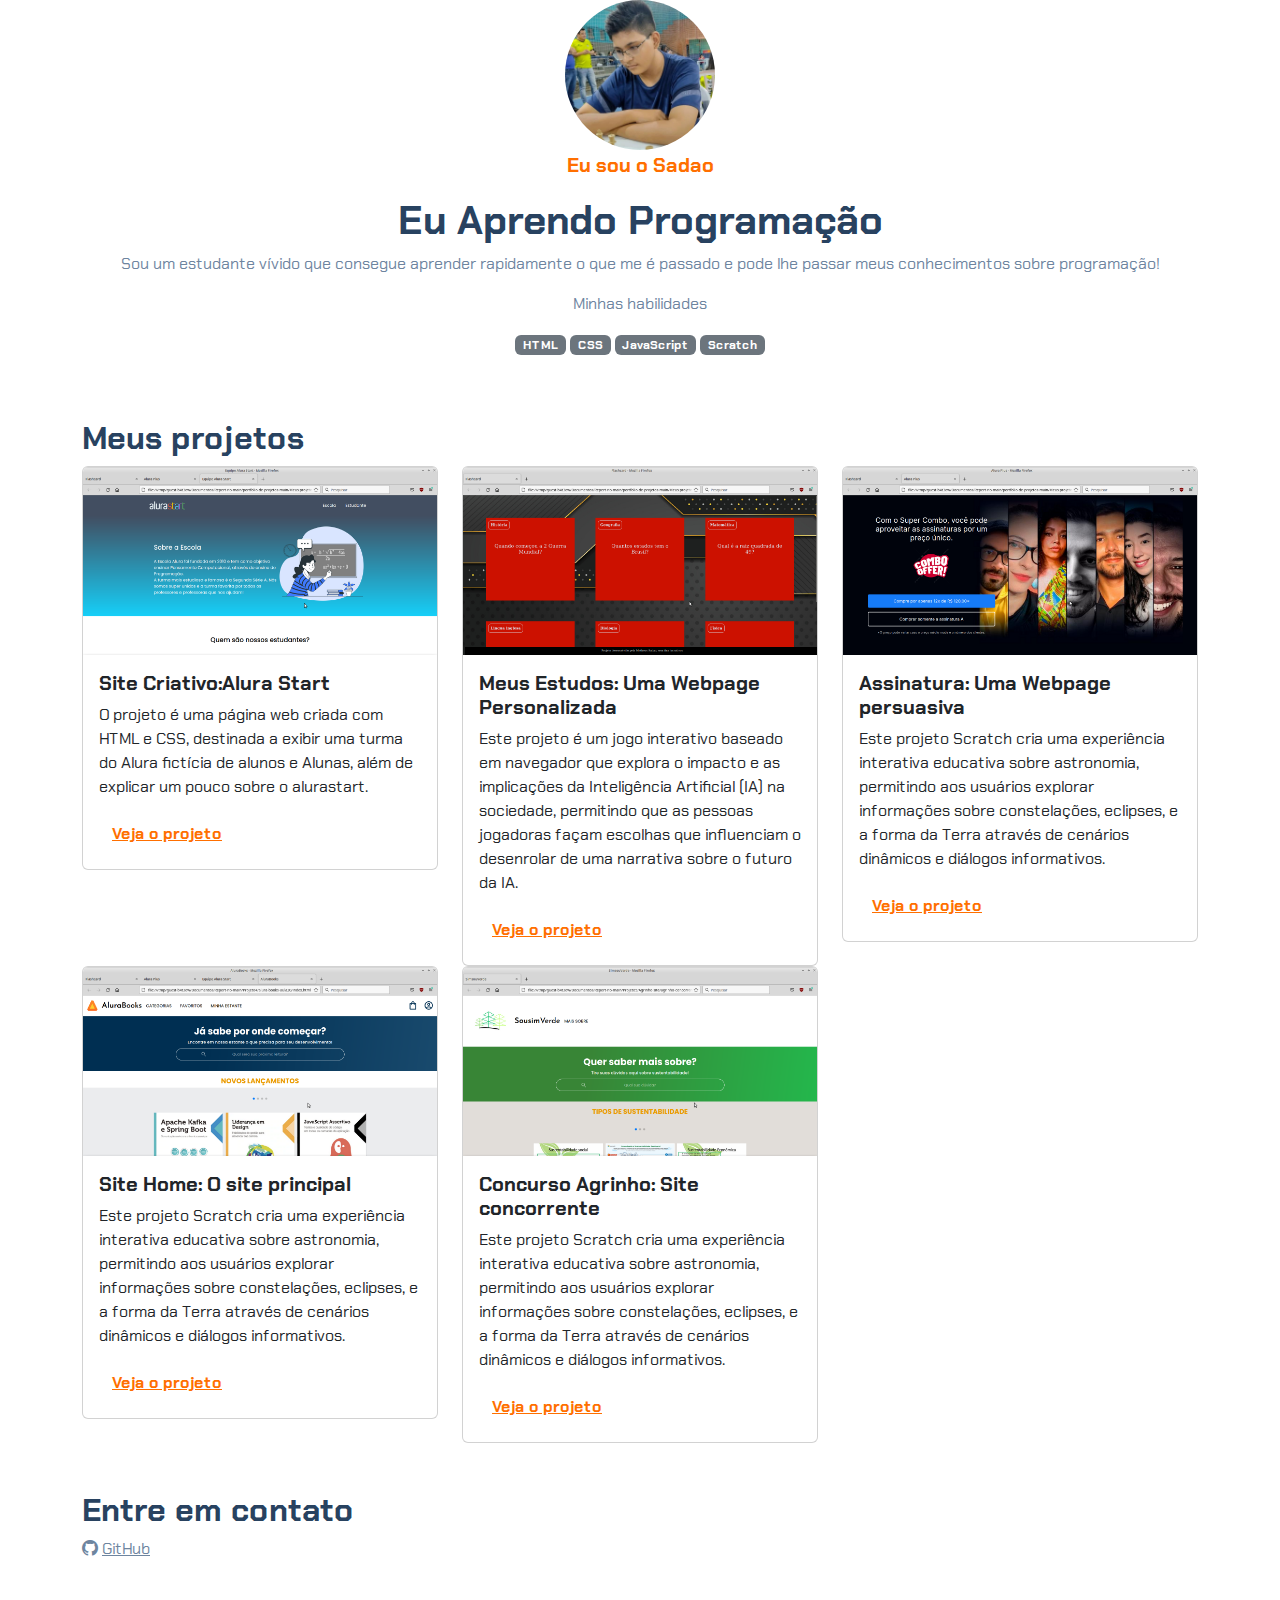
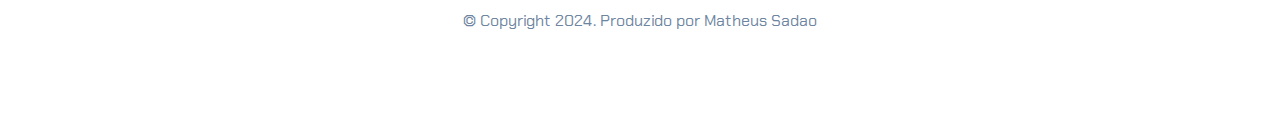
<file: index.html>
<!DOCTYPE html>
<html lang="pt-br">

<head>
    <meta charset="UTF-8">
    <meta name="viewport" content="width=device-width, initial-scale=1.0">
    <link href="https://cdn.jsdelivr.net/npm/bootstrap@5.3.2/dist/css/bootstrap.min.css" rel="stylesheet">
    <link rel="stylesheet" href="https://cdn.jsdelivr.net/npm/bootstrap-icons@1.11.3/font/bootstrap-icons.min.css">
    <link rel="stylesheet" href="style.css">
    <title>Meu portfólio</title>
</head>

<body>
    <header class="container text-center">
        <img src="img/me.jpg" alt="avatar da Fernanda" class="rounded-circle" width="150" height="150"
            srcset="">
        <p class="lead">Eu sou o Sadao</p>
        <h1>Eu Aprendo Programação</h1>
        <p>Sou um estudante vívido que consegue aprender rapidamente o que me é passado e
            pode lhe passar meus conhecimentos sobre programação!
        </p>
        <p>Minhas habilidades</p>
        <div>
            <p class="badge bg-secondary">HTML</p>
            <p class="badge bg-secondary">CSS</p>
            <p class="badge bg-secondary">JavaScript</p>
            <p class="badge bg-secondary">Scratch</p>
        </div>
    </header>
    <main class="container mt-5">
        <h2>Meus projetos</h2>
        <div class="row">
            <!-- Projeto 1 -->
            <div class="col-md-4">
                <div class="card">
                    <img src="img/projeto-1.png" class="card-img-top" alt="Imagem do projeto de biblioteca virtual">
                    <div class="card-body">
                        <h5 class="card-title">Site Criativo:Alura Start</h5>
                        <p class="card-text">O projeto é uma página web criada com HTML e CSS, destinada a exibir uma turma do Alura fictícia
                            de alunos e Alunas, além de explicar um pouco sobre o alurastart.
                        </p>
                        <button type="button" class="btn btn-link" data-bs-toggle="modal" data-bs-target="#modal1">Veja
                            o projeto</button>
                    </div>
                </div>
            </div>
            <!-- Projeto 2 -->
            <div class="col-md-4">
                <div class="card">
                    <img src="img/projeto-2.png" class="card-img-top" alt="Imagem do projeto de biblioteca virtual">
                    <div class="card-body">
                        <h5 class="card-title">Meus Estudos: Uma Webpage Personalizada
                        </h5>
                        <p class="card-text">Este projeto é um jogo interativo baseado em navegador que explora o
                            impacto e as implicações da Inteligência Artificial (IA) na sociedade, permitindo que as
                            pessoas jogadoras façam escolhas que influenciam o desenrolar de uma narrativa sobre o
                            futuro da IA.</p>
                        <button type="button" class="btn btn-link" data-bs-toggle="modal" data-bs-target="#modal2">Veja
                            o projeto</button>
                    </div>
                </div>
            </div>

            <!-- Projeto 3 -->
            <div class="col-md-4">
                <div class="card">
                    <img src="img/projeto-3.png" class="card-img-top" alt="Imagem do projeto de biblioteca virtual">
                    <div class="card-body">
                        <h5 class="card-title"> Assinatura: Uma Webpage persuasiva
                        </h5>
                        <p class="card-text">Este projeto Scratch cria uma experiência interativa educativa sobre
                            astronomia, permitindo aos usuários explorar informações sobre constelações, eclipses, e a
                            forma da Terra através de cenários dinâmicos e diálogos informativos.
                        </p>
                        <button type="button" class="btn btn-link" data-bs-toggle="modal" data-bs-target="#modal3">Veja
                            o projeto</button>
                    </div>
                </div>
            </div>
            <!-- Projeto 4 -->
            <div class="col-md-4">
                <div class="card">
                    <img src="img/projeto-4.png" class="card-img-top" alt="Imagem do projeto de biblioteca virtual">
                    <div class="card-body">
                        <h5 class="card-title">Site Home: O site principal
                        </h5>
                        <p class="card-text">Este projeto Scratch cria uma experiência interativa educativa sobre
                            astronomia, permitindo aos usuários explorar informações sobre constelações, eclipses, e a
                            forma da Terra através de cenários dinâmicos e diálogos informativos.
                        </p>
                        <button type="button" class="btn btn-link" data-bs-toggle="modal" data-bs-target="#modal4">Veja
                            o projeto</button>
                    </div>
                </div>
            </div>
            <!-- Projeto 5 -->
            <div class="col-md-4">
                <div class="card">
                    <img src="img/projeto-5.png" class="card-img-top" alt="Imagem do projeto de biblioteca virtual">
                    <div class="card-body">
                        <h5 class="card-title">Concurso Agrinho: Site concorrente
                        </h5>
                        <p class="card-text">Este projeto Scratch cria uma experiência interativa educativa sobre
                            astronomia, permitindo aos usuários explorar informações sobre constelações, eclipses, e a
                            forma da Terra através de cenários dinâmicos e diálogos informativos.
                        </p>
                        <button type="button" class="btn btn-link" data-bs-toggle="modal" data-bs-target="#modal5">Veja
                            o projeto</button>
                    </div>
                </div>
            </div>
            

        </div>
    </main>

    <!-- Modal 1 -->
    <div class="modal" id="modal1" tabindex="-1">
        <div class="modal-dialog">
            <div class="modal-content">
                <div class="modal-header">
                    <h5 class="modal-title">Site Criativo:Alura Start</h5>
                    <button type="button" class="btn-close" data-bs-dismiss="modal" aria-label="Close"></button>
                </div>
                <div class="modal-body">
                    <p>O projeto é uma página web criada com HTML e CSS, destinada a exibir uma turma do Alura fictícia
                        de alunos e Alunas, além de explicar um pouco sobre o alurastart.</p>
                    <p>A estrutura do site é baseada em HTML, que define a semântica e o layout do conteúdo,
                        enquanto o CSS é usado para estilizar a página visualmente, incluindo cores, tipografia e a
                        disposição dos elementos.</p>
                    <p>O HTML organiza o conteúdo em um cabeçalho com o título do site, seguido por uma divisão
                        principal (.container) que apresenta o propósito do site e a coleção de alunos e alunas em uma seção
                        flexível. Cada aluno é destacado em seu próprio contêiner, mostrando uma
                        imagem genérica de profile, além de ícones de contato.
                    </p>
                    <p>O CSS personaliza o visual do site, usando variáveis para cores, estilizando o texto com uma
                        fonte importada do Google Fonts e aplicando um esquema de cores suaves e botões interativos.
                        O uso de HTML e CSS é importante pois assim é possível criar um site acessível e
                        esteticamente agradável sem a necessidade de scripts complexos, com foco na usabilidade e na
                        experiência da pessoa usuária. A escolha da tipografia e do esquema de cores contribui para
                        a atmosfera acolhedora do site, incentivando saber mais de cada aluno.</p>
                    <img src="img/projeto-1.png" class="img-fluid w-100"
                        alt="Imagem representativa do projeto de uma biblioteca online">
                </div>
                <div class="modal-footer">
                    <a href="Meus projetos/Projeto1/site-criativo-alura-aula-6/index.html">Ver projeto ao vivo</a>
                    <a href="https://github.com/Supernova042/Alura-Site.2">Ver código do projeto</a>
                </div>
            </div>
        </div>
    </div>
    <!-- Modal 2 -->
    <div class="modal" id="modal2" tabindex="-1">
        <div class="modal-dialog">
            <div class="modal-content">
                <div class="modal-header">
                    <h5 class="modal-title">Meus Estudos: Uma Webpage Personalizada</h5>
                    <button type="button" class="btn-close" data-bs-dismiss="modal" aria-label="Close"></button>
                </div>
                <div class="modal-body">
                    <p>O projeto consiste em uma aplicação web informativa, desenvolvida com HTML, CSS e JavaScript, que
                         apresenta como tema central um sistema de perguntas e respostas. O objetivo é
                        apresentar aos estudantes em uma página com vários cartões de perguntas para eles responderem mentalmente e ao se  certificarem da
                        sua resposta final poderão clicar no cartão que mostrará a resposta correta.
                    </p>
                    <p>O HTML estrutura o conteúdo da página, dividindo-o em seções como a tela inicial, caixa de
                        perguntas, alternativas de resposta, e o resultado final baseado nas escolhas do jogador. O CSS
                        é utilizado para estilizar a página, empregando um background futurista e layout
                        responsivo para melhorar a experiência do usuário. JavaScript é usado para adicionar
                        interatividade ao jogo, manipulando o conteúdo da página conforme as
                        escolhas do jogador, e determinando o estado do cartão através de uma série de escolhas.
                    </p>
                    <p>O HTML organiza o conteúdo em um cabeçalho com o título do site, seguido por uma divisão
                        principal que apresenta o propósito do site.
                    </p>
                    
                    
                    <img src="img/projeto-2.png" class="img-fluid w-100"
                        alt="Imagem representativa do projeto de uma biblioteca online">
                </div>
                <div class="modal-footer">
                    <a href="Meus projetos/Projeto2/flashcard-aula_10/index.html">Ver projeto ao
                        vivo</a>
                    <a href="https://github.com/Supernova-1QI/Alura.quest-es">Ver código do
                        projeto</a>
                </div>
            </div>
        </div>
    </div>

    <!-- Modal 3 -->
    <div class="modal" id="modal3" tabindex="-1">
        <div class="modal-dialog">
            <div class="modal-content">
                <div class="modal-header">
                    <h5 class="modal-title">Assinatura: Uma Webpage persuasiva</h5>
                    <button type="button" class="btn-close" data-bs-dismiss="modal" aria-label="Close"></button>
                </div>
                <div class="modal-body">
                    <p>O projeto é uma demonstração interativa construida em HTML e CSS focada em persuadir o usuário uma página central do nosso o usuário do site
                        a assinar a assinatura. Utiliza uma série de scripts associados a diferentes imagens e
                        plano de fundo para criar uma sensação de profissional. O objetivo é mostrar 
                        os usuários vários tópicos como as ofertas, patrocinadores, a visibilidade de diferentes
                        tipos de midias dependendo do dispositivo, através
                        de interações e visualizações dinâmicas, entre outros.</p>
                    <p>A importância das ferramentas utilizadas, como a persuasão nos textos,
                        reside na sua acessibilidade e na capacidade de engajar os visitantes de diferentes idades
                        no site e na exploração das diversas formas de plqanos de forma
                        engajativa. O uso de imagen,  dinâmicos ajuda a criar uma
                        experiência mais rica e memorável, encorajando os usuários a explorar e
                        saber mais, em vez de passivamente.</p>
                    <img src="img/projeto-3.png" alt="Projeto 3" class="img-fluid w-100">
                </div>
                <div class="modal-footer">
                    <a href="Meus projetos/Projeto3/alura-plus-Aula-14/index.html">Ver projeto ao vivo</a>
                    <a href="https://github.com/Supernova-1QI/Alura-escola">Ver código do
                        projeto</a>
                </div>
                
            </div>
        </div>
    </div>
    <!-- Modal 4 -->
    <div class="modal" id="modal4" tabindex="-1">
        <div class="modal-dialog">
            <div class="modal-content">
                <div class="modal-header">
                    <h5 class="modal-title">Site Home: O site principal</h5>
                    <button type="button" class="btn-close" data-bs-dismiss="modal" aria-label="Close"></button>
                </div>
                <div class="modal-body">
                    <p>O projeto é uma demonstração interativa construida em HTML e CSS focada em ser uma página principal e para o usuário uma página central do nosso serviço 
                        e empresa. Utiliza uma série de scripts associados a diferentes imagens e
                        plano de fundo para criar uma sensação de profissional.Foi usado também um script de fora para criar uma espéciede carrocel, com cada imagem mostrando
                        jogos variados.O objetivo do  site é mostrar 
                        os usuários vários tópicos como as ofertas, patrocinadores, a visibilidade de diferentes
                        tipos de midias dependendo do dispositivo, através
                        de interações e visualizações dinâmicas, entre outros.</p>
                    <p>A importância das ferramentas utilizadas, como a persuasão nos textos,
                        reside na sua acessibilidade e na capacidade de engajar os visitantes de diferentes idades
                        no site e na exploração das diversas formas de plqanos de forma
                        engajativa. O uso de imagen,  dinâmicos ajuda a criar uma
                        experiência mais rica e memorável, encorajando os usuários a explorar e
                        saber mais, em vez de passivamente.</p>
                    <img src="img/projeto-4.png" alt="Projeto 3" class="img-fluid w-100">
                </div>
                <div class="modal-footer">
                    <a href="Meus projetos/Projeto4/alura-books-aula20/index.html">Ver projeto ao vivo</a>
                    <a href="https://github.com/Supernova-1QI/AluraBooks.responsividade">Ver código do
                        projeto</a>
                </div>
                
            </div>
        </div>
    </div>
    <!-- Modal 5 -->
    <div class="modal" id="modal5" tabindex="-1">
        <div class="modal-dialog">
            <div class="modal-content">
                <div class="modal-header">
                    <h5 class="modal-title">Concurso Agrinho: Site concorrente</h5>
                    <button type="button" class="btn-close" data-bs-dismiss="modal" aria-label="Close"></button>
                </div>
                <div class="modal-body">
                    <p>O projeto é uma demonstração interativa construida em HTML e CSS focada em mostrar aos juízes uma página centrada na nossa proposta do site
                        ,uma página webinformativa sobre renovação com a natureza. Utiliza uma série de scripts associados a diferentes imagens e
                        plano de fundo mais verde,para dar uma sensação de natureza.Foi usado também um script de fora para criar uma espécie de carrocel, com cada imagem mostrando um tipo de sustentabilidade. O objetivo é informar
                        os juízes com tópicos como as o que é sustentabilidade, os tipos de sustentabilidade, a visibilidade de diferentes
                        tipos de midias dependendo do dispositivo, orgãos ambientais, um jogo do scratch e visualizações dinâmicas.</p>
                    
                    <img src="img/projeto-5.png" alt="Projeto 3" class="img-fluid w-100">
                </div>
                <div class="modal-footer">
                    <a href="Meus projetos/Projeto5/Agrinho-site/agrinho-concorrente/index.html">Ver projeto ao vivo</a>
                    <a href="https://github.com/Supernova-1QI/Agrinho_site">Ver código do
                        projeto</a>
                </div>
                
            </div>
        </div>
    </div>
    <footer class="container py-5">
        <h2>Entre em contato</h2>
        <div>
            <i class="bi bi-github"></i>
            <a href="https://github.com/Supernova-1QI">GitHub</a>
        </div>
        <p class="my-5 text-center">© Copyright 2024. Produzido por Matheus Sadao</p>
    </footer>

    <script src="https://cdn.jsdelivr.net/npm/bootstrap@5.3.2/dist/js/bootstrap.bundle.min.js"></script>
</body>

</html>
</file>
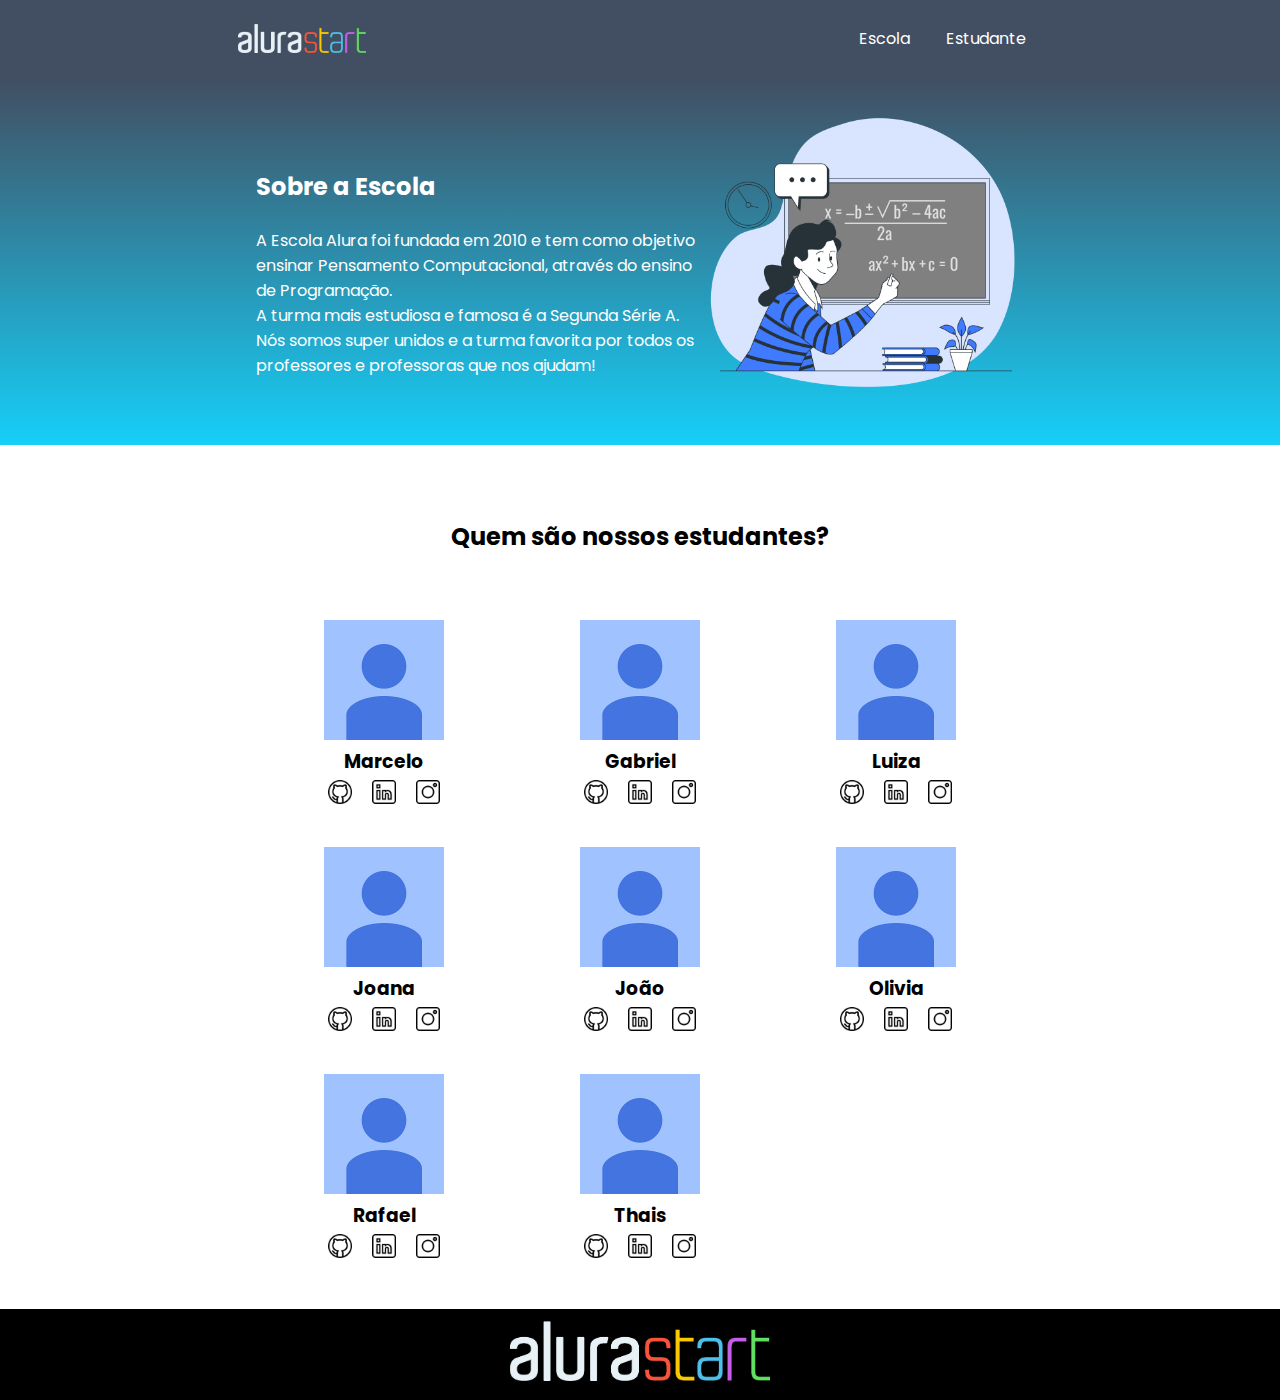
<file: Meus projetos/Projeto1/site-criativo-alura-aula-6/index.html>
<!DOCTYPE html>
<html lang="en">
<head>
    <meta charset="UTF-8">
    <meta http-equiv="X-UA-Compatible" content="IE=edge">
    <meta name="viewport" content="width=device-width, initial-scale=1.0">
    <title>Equipe Alura Start</title>
    <link rel="stylesheet" href="style.css">
    <link rel="preconnect" href="https://fonts.googleapis.com">
    <link rel="preconnect" href="https://fonts.gstatic.com" crossorigin>
    <link href="https://fonts.googleapis.com/css2?family=Poppins&display=swap" rel="stylesheet">
</head>
<body>
    <header class="cabecalho">
        <img class="cabecalho-imagem" src="alurastart logo.png" alt="logo da alura start">
        <ul class="cabecalho-lista">
            <li class="cabecalho-lista-item">Escola</li>
            <li class="cabecalho-lista-item">Estudante</li>
        </ul>
    </header>
    <section class="escola">
        <div class="escola-div-conteudo">
            <h2 class="escola-titulo">Sobre a Escola</h2>
            <p class="escola-texto-um">A Escola Alura foi fundada em 2010 e tem como objetivo ensinar Pensamento Computacional, através do ensino de  Programação.</p>
            <p class="escola-texto-dois">A turma mais estudiosa e famosa é a Segunda Série A. Nós somos super unidos e a turma favorita por todos os professores e professoras que nos ajudam!</p>
        </div>
        <img class="escola-imagem" src="Formula-bro.png" alt="imagem que representa uma professora em sala de aula">
    </section>
    <section class="estudante">
        <h2 class="estudante-titulo">Quem são nossos estudantes?</h2>
        <div class="estudante-todos">
        <span></span>
        <div class="estudante-div">
            <img class="estudante-imagem" src="default_profile.jpg" alt="foto do marcelo">
            <h3 class="estudante-nome">Marcelo</h3>
            <a href="https://github.com/marcelopaludetto"><img class="estudante-icone" src="github.png" alt="icone github"></a>
            <a href="https://linkedin.com/marcelopaludetto"><img class="estudante-icone" src="linkedin.png" alt="icone linkedin"></a>
            <a href="https://instagram.com/marcelopaludetto"><img class="estudante-icone" src="instagram.png" alt="icone instagram"></a>
        </div>
        <div class="estudante-div">
            <img class="estudante-imagem" src="default_profile.jpg" alt="foto da gabi">
            <h3 class="estudante-nome">Gabriel</h3>
            <a href="https://github.com/GabrielaM-L"><img class="estudante-icone" src="github.png" alt="icone github"></a>
            <a href="https://www.linkedin.com/in/gabriela-marcomini-de-lima/"><img class="estudante-icone" src="linkedin.png" alt="icone linkedin"></a>
            <a href="https://www.instagram.com/gabriela_marcomini/"><img class="estudante-icone" src="instagram.png" alt="icone instagram"></a>
        </div>
        <div class="estudante-div">
            <img class="estudante-imagem" src="default_profile.jpg" alt="foto da lizandra">
            <h3 class="estudante-nome">Luiza</h3>
            <a href="https://github.com/LizandraDuarte40"><img class="estudante-icone" src="github.png" alt="icone github"></a>
            <a href="https://www.linkedin.com/in/lizandrarlm-duarte/"><img class="estudante-icone" src="linkedin.png" alt="icone linkedin"></a>
            <a href="https://www.instagram.com/lizandrarlm"><img class="estudante-icone" src="instagram.png" alt="icone instagram"></a>
        </div>
        <span></span>
        <span></span>
        <div class="estudante-div">
            <img class="estudante-imagem" src="default_profile.jpg" alt="foto da joice">
            <h3 class="estudante-nome">Joana</h3>
            <a href="https://github.com/JoiceAlura"><img class="estudante-icone" src="github.png" alt="icone github"></a>
            <a href="https://www.linkedin.com/in/joicebarbaresco/"><img class="estudante-icone" src="linkedin.png" alt="icone linkedin"></a>
            <a href="https://www.instagram.com/joicebarbaresco/"><img class="estudante-icone" src="instagram.png" alt="icone instagram"></a>
        </div>
        <div class="estudante-div">
            <img class="estudante-imagem" src="default_profile.jpg" alt="foto da maria">
            <h3 class="estudante-nome">João</h3>
            <a href="https://github.com/MagePSR"><img class="estudante-icone" src="github.png" alt="icone github"></a>
            <a href="https://www.linkedin.com/in/mariageovanna"><img class="estudante-icone" src="linkedin.png" alt="icone linkedin"></a>
            <a href="https://www.instagram.com/magpsr/"><img class="estudante-icone" src="instagram.png" alt="icone instagram"></a>
        </div>
        <div class="estudante-div">
            <img class="estudante-imagem" src="default_profile.jpg" alt="foto da olhe">
            <h3 class="estudante-nome">Olivia</h3>
            <img class="estudante-icone" src="github.png" alt="icone github">
            <a href="https://www.linkedin.com/in/olhe/"><img class="estudante-icone" src="linkedin.png" alt="icone linkedin"></a>
            <a href="https://github.com/olhe12"><img class="estudante-icone" src="instagram.png" alt="icone instagram"></a>
        </div>
        <span></span>
        <span></span>
        <div class="estudante-div">
            <img class="estudante-imagem" src="default_profile.jpg" alt="foto da rafa">
            <h3 class="estudante-nome">Rafael</h3>
            <a href="https://github.com/rafaelamunhoz12"><img class="estudante-icone" src="github.png" alt="icone github"></a>
            <a href="http://linkedin.com/in/rafaela-felix-munhoz-oliveira-02160a10a"><img class="estudante-icone" src="linkedin.png" alt="icone linkedin"></a>
            <a href="https://www.instagram.com/rafafmo/"><img class="estudante-icone" src="instagram.png" alt="icone instagram"></a>
        </div>
        <div class="estudante-div">
            <img class="estudante-imagem" src="default_profile.jpg" alt="foto dos estudantes">
            <h3 class="estudante-nome">Thais</h3>
            <a href="https://github.com/Thaispianucci"><img class="estudante-icone" src="github.png" alt="icone github"></a>
            <a href="https://www.linkedin.com/in/thais-pianucci-benedicto-54a9a416/"><img class="estudante-icone" src="linkedin.png" alt="icone linkedin"></a>
            <a href="https://www.instagram.com/thaispianucci/"><img class="estudante-icone" src="instagram.png" alt="icone instagram"></a>
        </div>

    </div>
    </section>
    <footer class="rodape">
        <img class="rodape-imagem"src="alurastart logo.png" alt="logo da alura start">
    </footer>
</body>
</html>
</file>
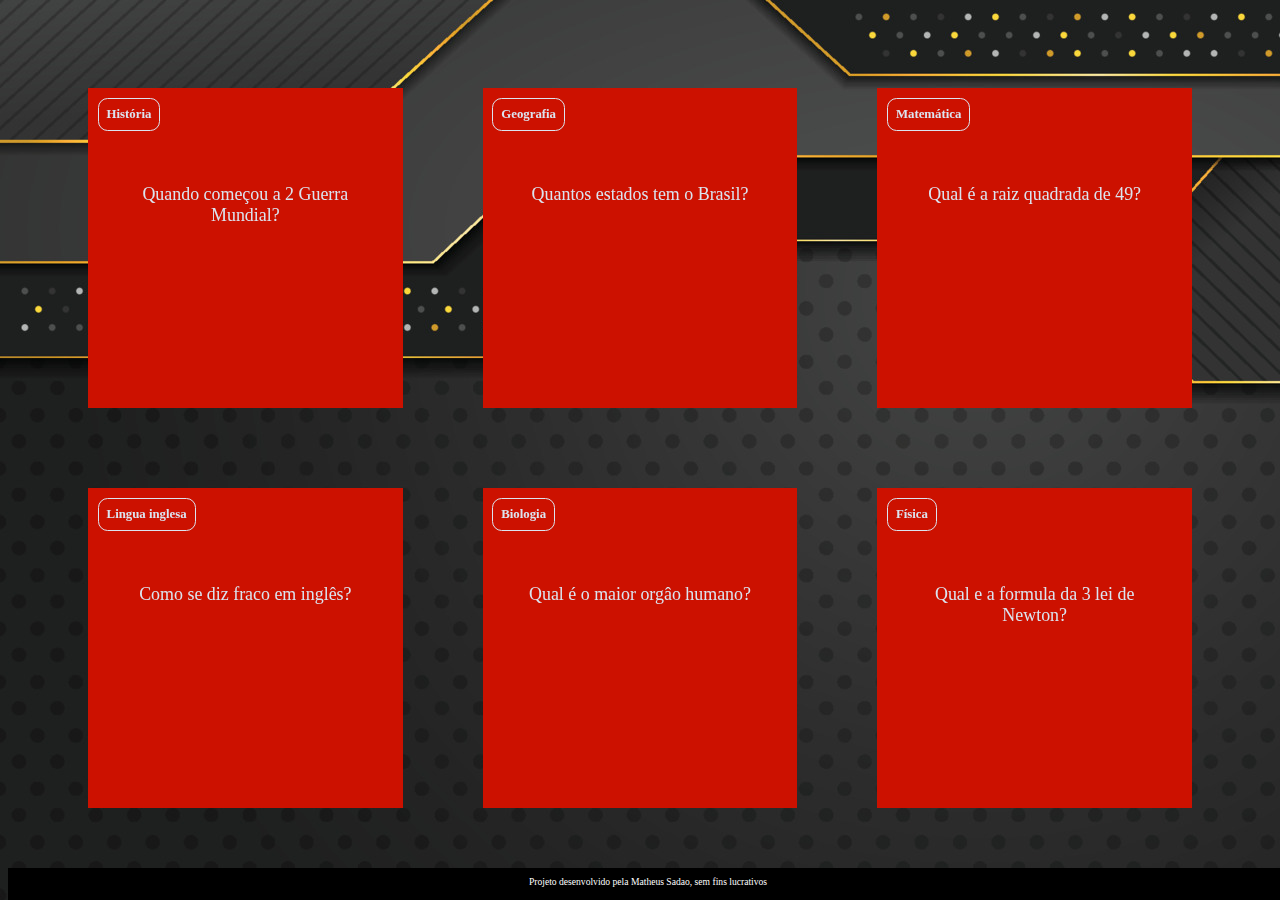
<file: Meus projetos/Projeto2/flashcard-aula_10/index.html>
<!DOCTYPE html>
<html lang="pt-br">
<head>
    <meta charset="UTF-8">
    <meta name="viewport" content="width=device-width, initial-scale=1.0">
    <link rel="stylesheet" href="assets/style.css">
    <title>Flashcard</title>
</head>
<body>
    <main>
        <section id="container">
            <!-- <article class="cartao">
                <div class="cartao__conteudo">
                    <h3>Programação</h3>
                    <div class="cartao__conteudo__pergunta">
                        <p>O que é JavaScript?</p>
                    </div>
                    <div class="cartao__conteudo__resposta">
                        <p>O JavaScript é uma linguagem de programação</p>
                    </div>
                </div>
            </article> -->
        </section>
    </main>
    <footer>
        <p>Projeto desenvolvido pela Matheus Sadao, sem fins lucrativos</p>
    </footer>
    <script src="app.js"></script>
    <script src="perguntas.js"></script>
</body>
</html>
</file>
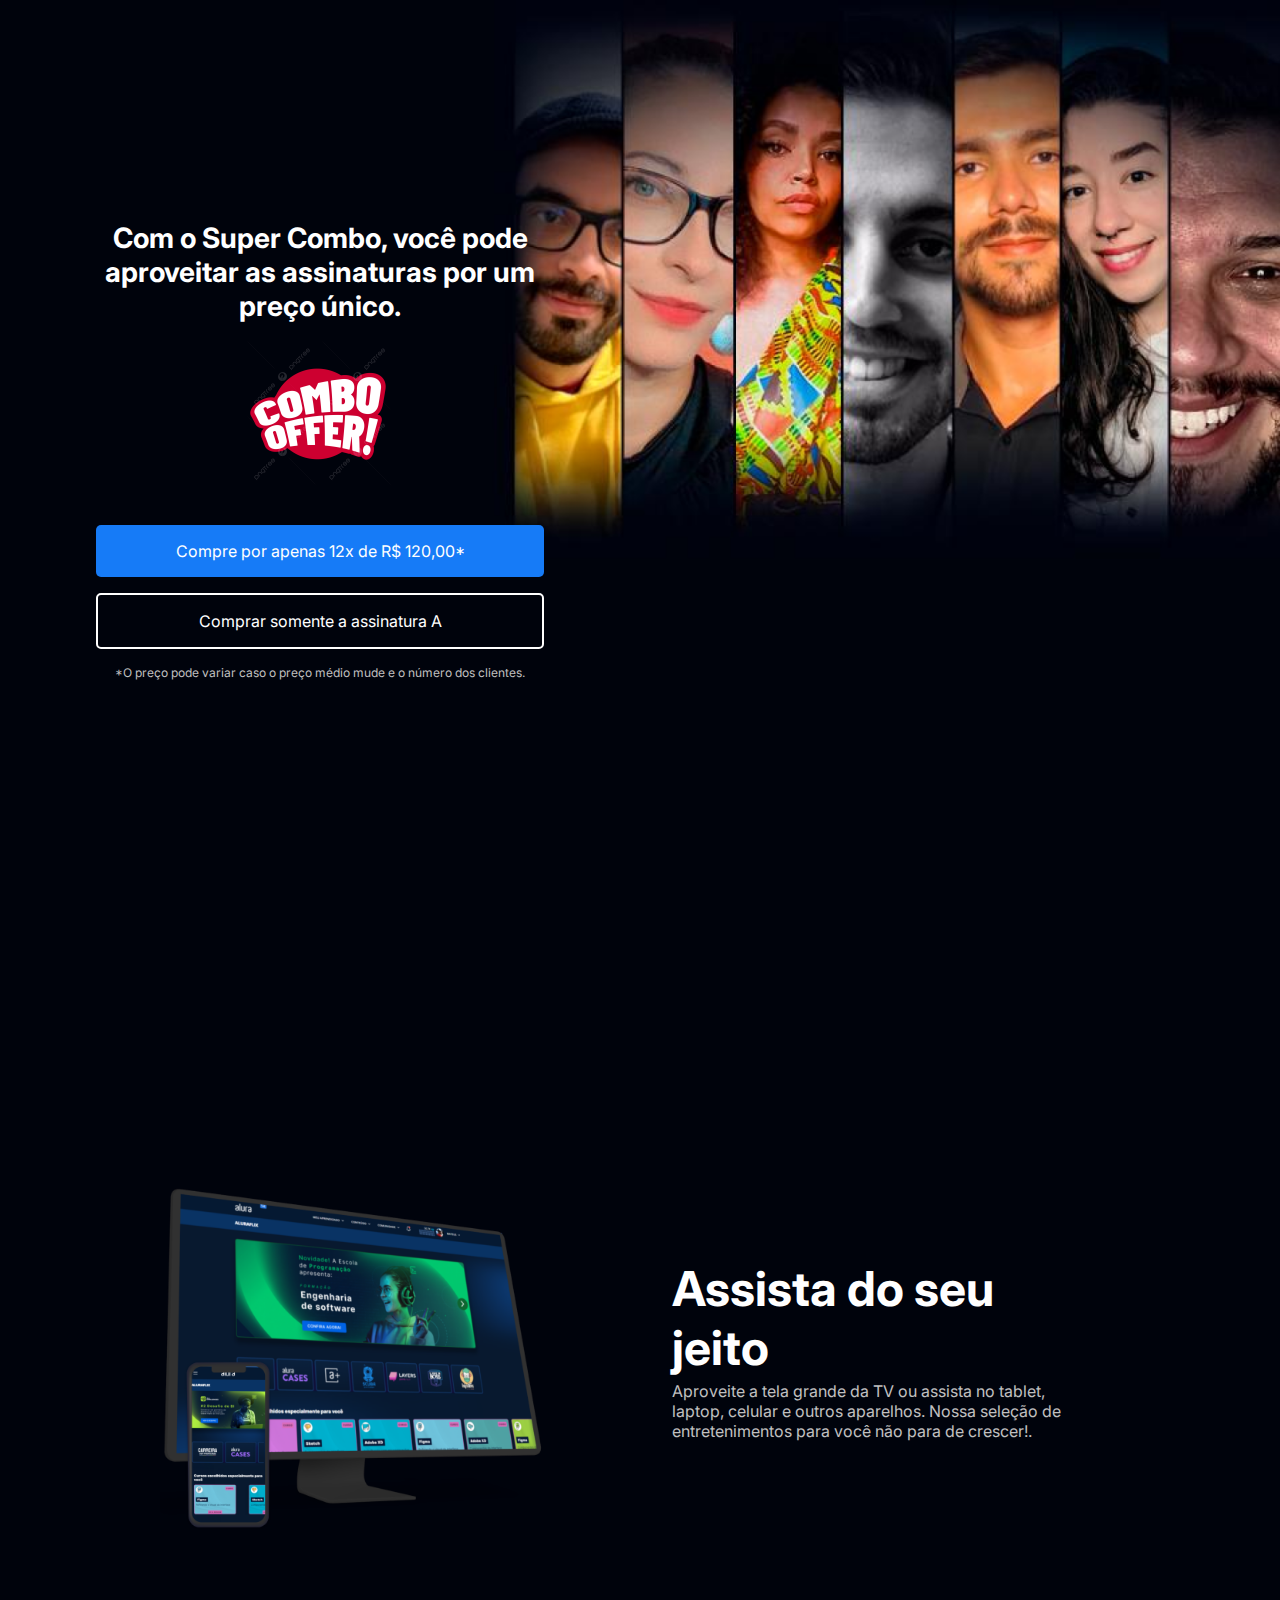
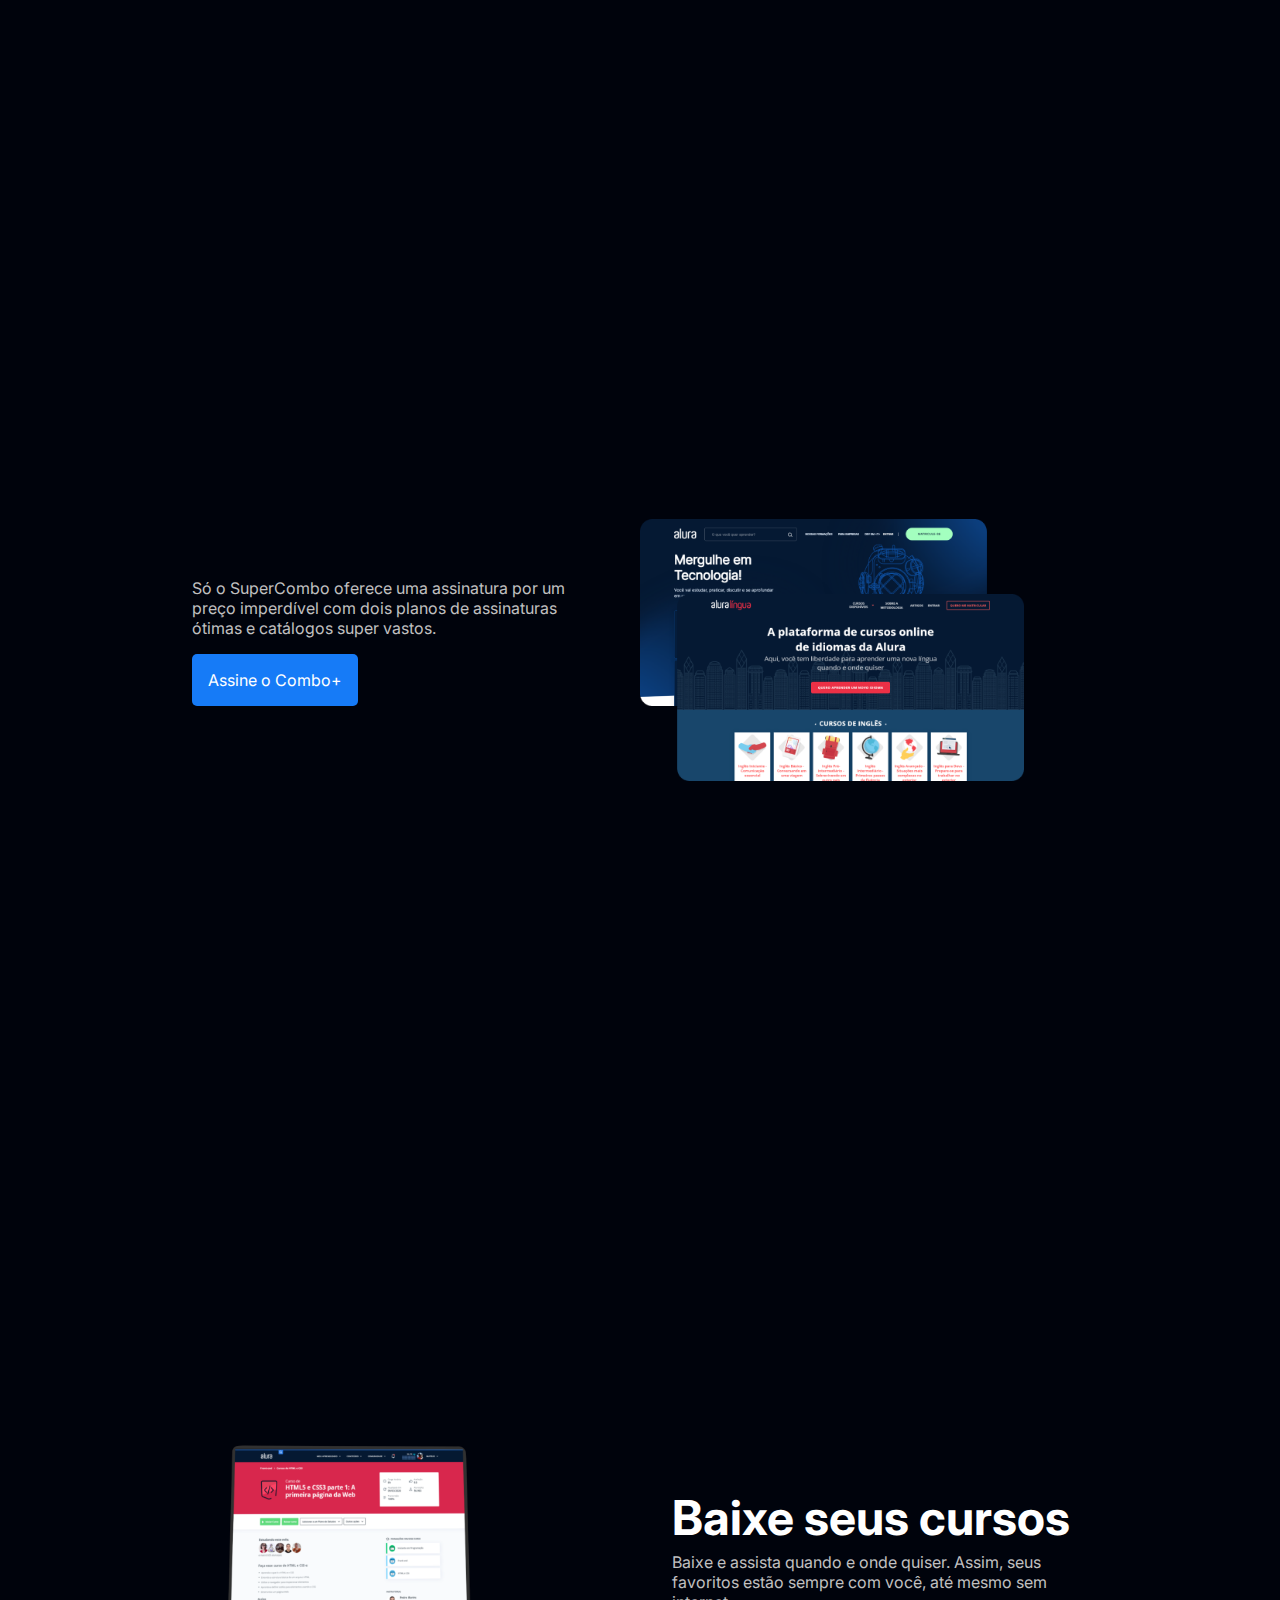
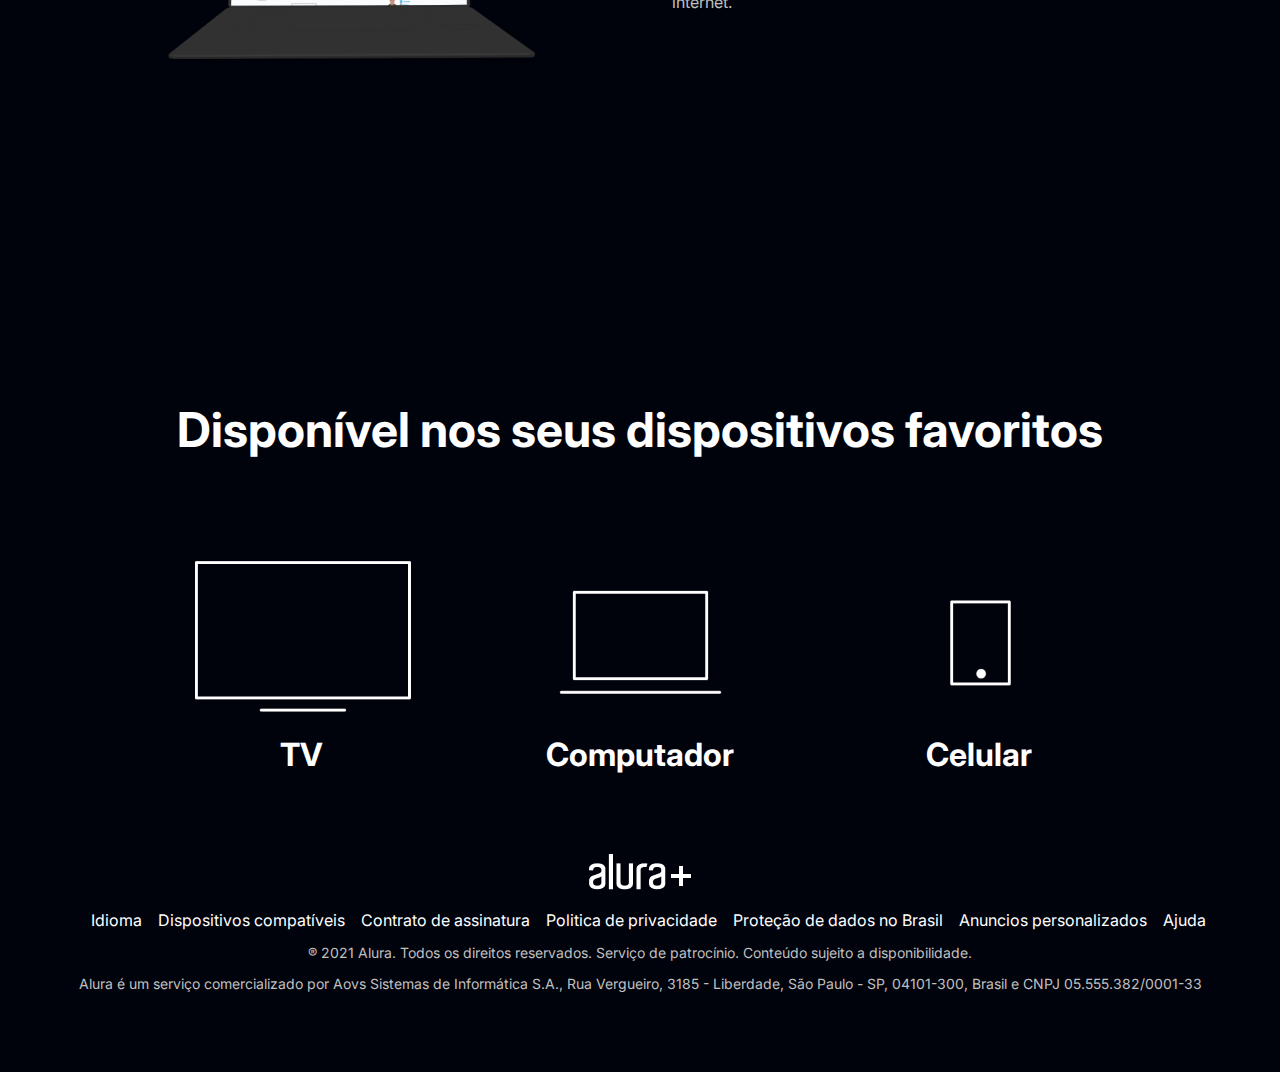
<file: Meus projetos/Projeto3/alura-plus-Aula-14/index.html>
<!DOCTYPE html>
<html>

<head>
    <title>Alura Plus</title>
    <meta charset="UTF-8">
    <meta name="viewport" content="width=device-width, initial-scale=1">
    <link rel="stylesheet" href="styles.css">
    <link rel="preconnect" href="https://fonts.googleapis.com">
    <link rel="preconnect" href="https://fonts.gstatic.com" crossorigin>
    <link href="https://fonts.googleapis.com/css2?family=Inter:wght@400;700&display=swap" rel="stylesheet">
</head>

<body>
    <section class="principal container">
        <div class="container__caixa">
            <h1 class="container__titulo">Com o  Super Combo, você pode aproveitar as assinaturas por um preço
                único.</h1>
            <img src="img/super-combo-offer-typography-logo-600w-2313343509.png" alt="O combo+ é a colaboração do alura+ e o Super Combo!" class="container__imagem">
            <a href="www.alura.com.br" class="container__botao">Compre por apenas 12x de R$ 120,00*</a>
            <a href="www.alura.com.br" class="container__botao botao_secundario">Comprar somente a assinatura A</a>
            <p class="container__aviso">*O preço pode variar caso o preço médio mude e o número dos clientes.</p>
        </div>
    </section>

    <section class="container secundario">
        <img src="img/Plataformas.png" alt="Um monitor e um celular com a alura plus aberta" class="secundario__imagem">
        <div class="container__descricao">
            <h2 class="descricao__titulo">Assista do seu jeito</h2>
            <p class="descricao__texto">Aproveite a tela grande da TV ou assista no tablet, laptop, celular e outros
                aparelhos. Nossa seleção de entretenimentos para você não para de crescer!.</p>
        </div>
    </section>

    <section class="container secundario">
        <div class="container__descricao">
            <p class="descricao__texto">
                Só o SuperCombo oferece uma assinatura por um preço imperdível com dois planos de assinaturas ótimas e catálogos 
                super vastos.
            </p>
            <a href="www.alura.com.br" class="container__botao secundario__botao" container>Assine o Combo+</a>
        </div>
        <img src="img/Telas.png" alt="Tela do alura+ e alura língua" class="secundario__imagem">
    </section>

    <section class="container secundario">
        <img src="img/Notebook.png" alt="Notebook com a página do curso HTML5 e CSS3 da Alura aberta"
            class="secundario__imagem">
        <div class="container__descricao">
            <h2 class="descricao__titulo">Baixe seus cursos</h2>
            <p class="descricao__texto">Baixe e assista quando e onde quiser. Assim, seus favoritos estão sempre com
                você, até mesmo sem internet.</p>
        </div>
    </section>
    
    <section class="dispositivos">
        <h2 class="dispositivos__titulo">Disponível nos seus dispositivos favoritos</h2>
        <ul class="dispositivos__lista">
            <li>
                <img src="img/tv.png" alt="Ícone de televisão">
                <h3 class="lista__item">TV</h3>
            </li>
            <li>
                <img src="img/computador.png" alt="Ícone de computador">
                <h3 class="lista__item">Computador</h3>
            </li>
            <li>
                <img src="img/celular.png" alt="Ícone de celular">
                <h3 class="lista__item">Celular</h3>
            </li>
        </ul>
    </section>

    <footer class="rodape">
        <img src="img/Logo.png" alt="Alura+" class="rodape__logo">
        <ul class="rodape__lista">
            <li class="lista__link">
                <a href="#">Idioma</a>
            </li>
            <li class="lista__link">
                <a href="#">Dispositivos compatíveis</a>
            </li>
            <li class="lista__link">
                <a href="#">Contrato de assinatura</a>
            </li>
            <li class="lista__link">
                <a href="#">Politica de privacidade</a>
            </li>
            <li class="lista__link">
                <a href="#">Proteção de dados no Brasil</a>
            </li>
            <li class="lista__link">
                <a href="#">Anuncios personalizados</a>
            </li>
            <li class="lista__link">
                <a href="#">Ajuda</a>
            </li>
        </ul>
        <p class="rodape__texto">® 2021 Alura. Todos os direitos reservados. Serviço de
            patrocínio. Conteúdo sujeito a disponibilidade.</p>
        <p class="rodape__texto">Alura é um serviço comercializado por Aovs Sistemas de Informática S.A., Rua Vergueiro, 3185 - Liberdade, São
            Paulo - SP, 04101-300, Brasil e CNPJ 05.555.382/0001-33</p>
    </footer>
</body>

</html>
</file>
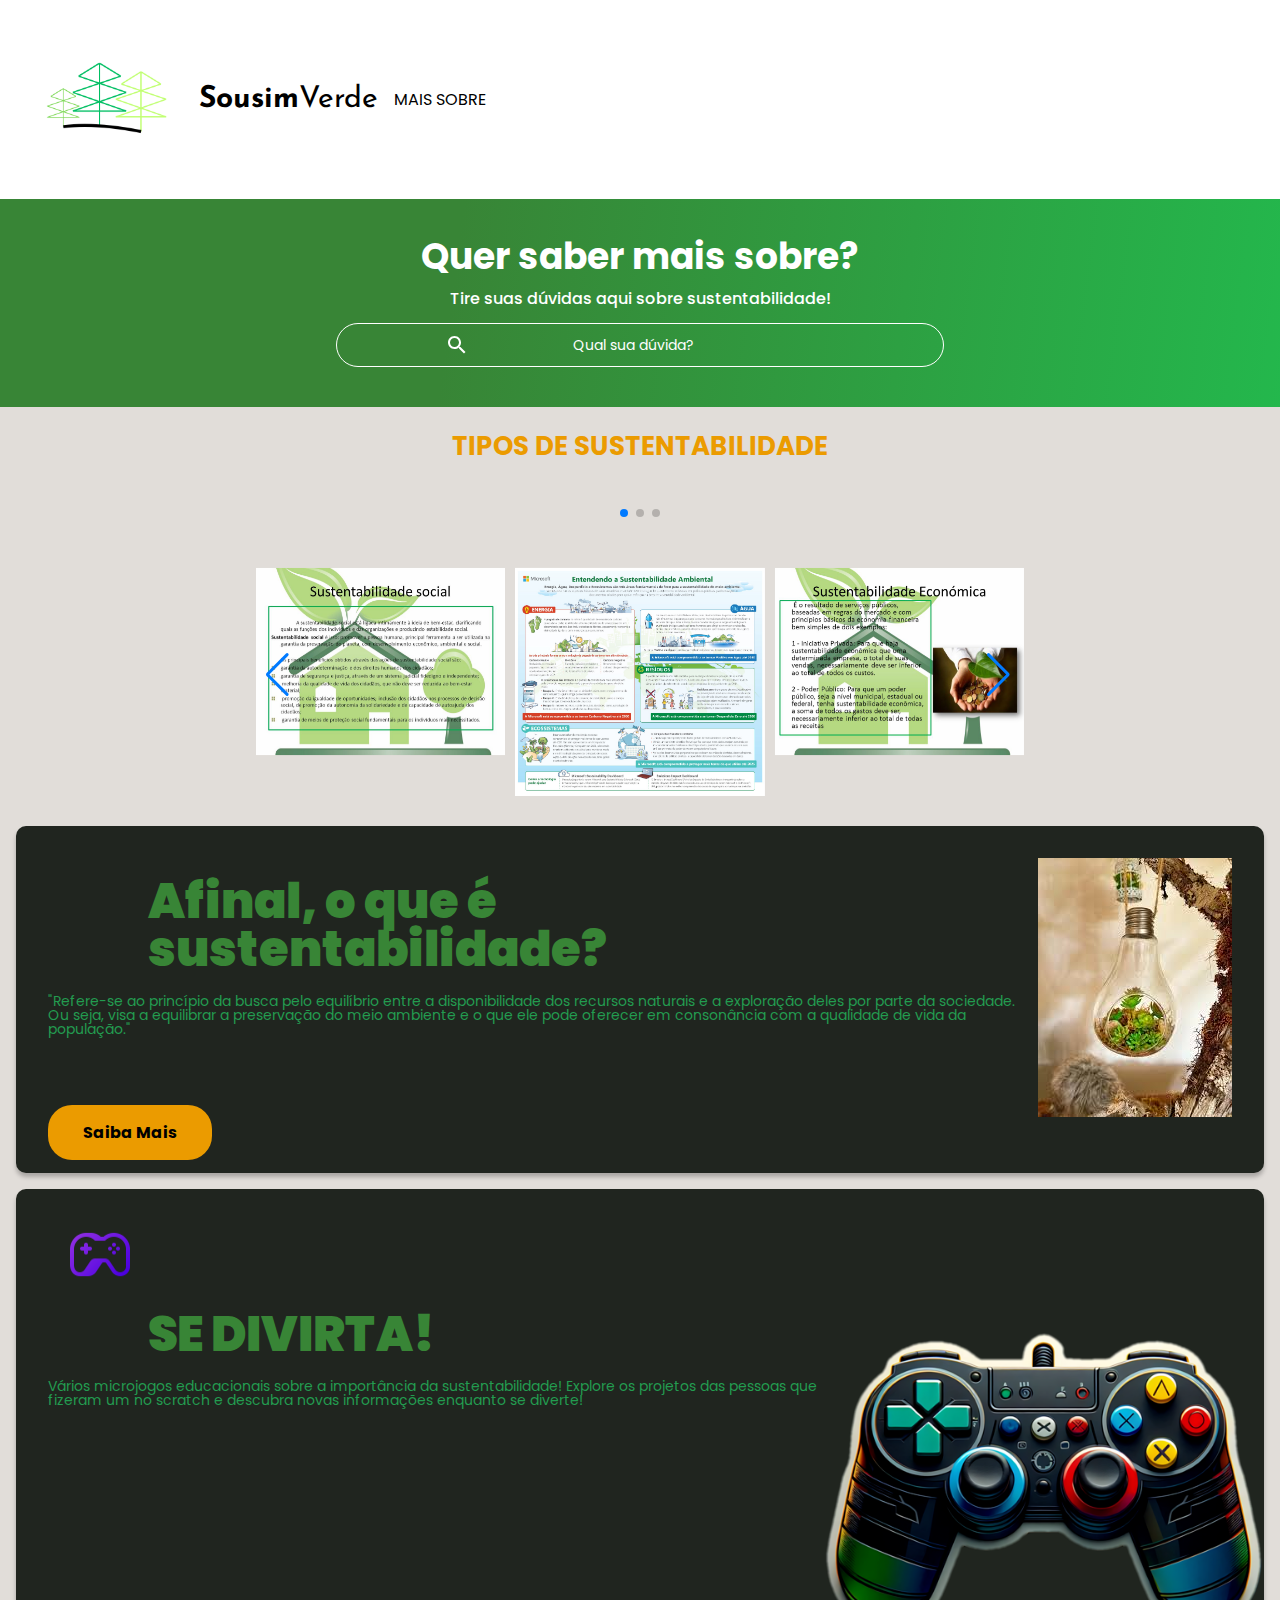
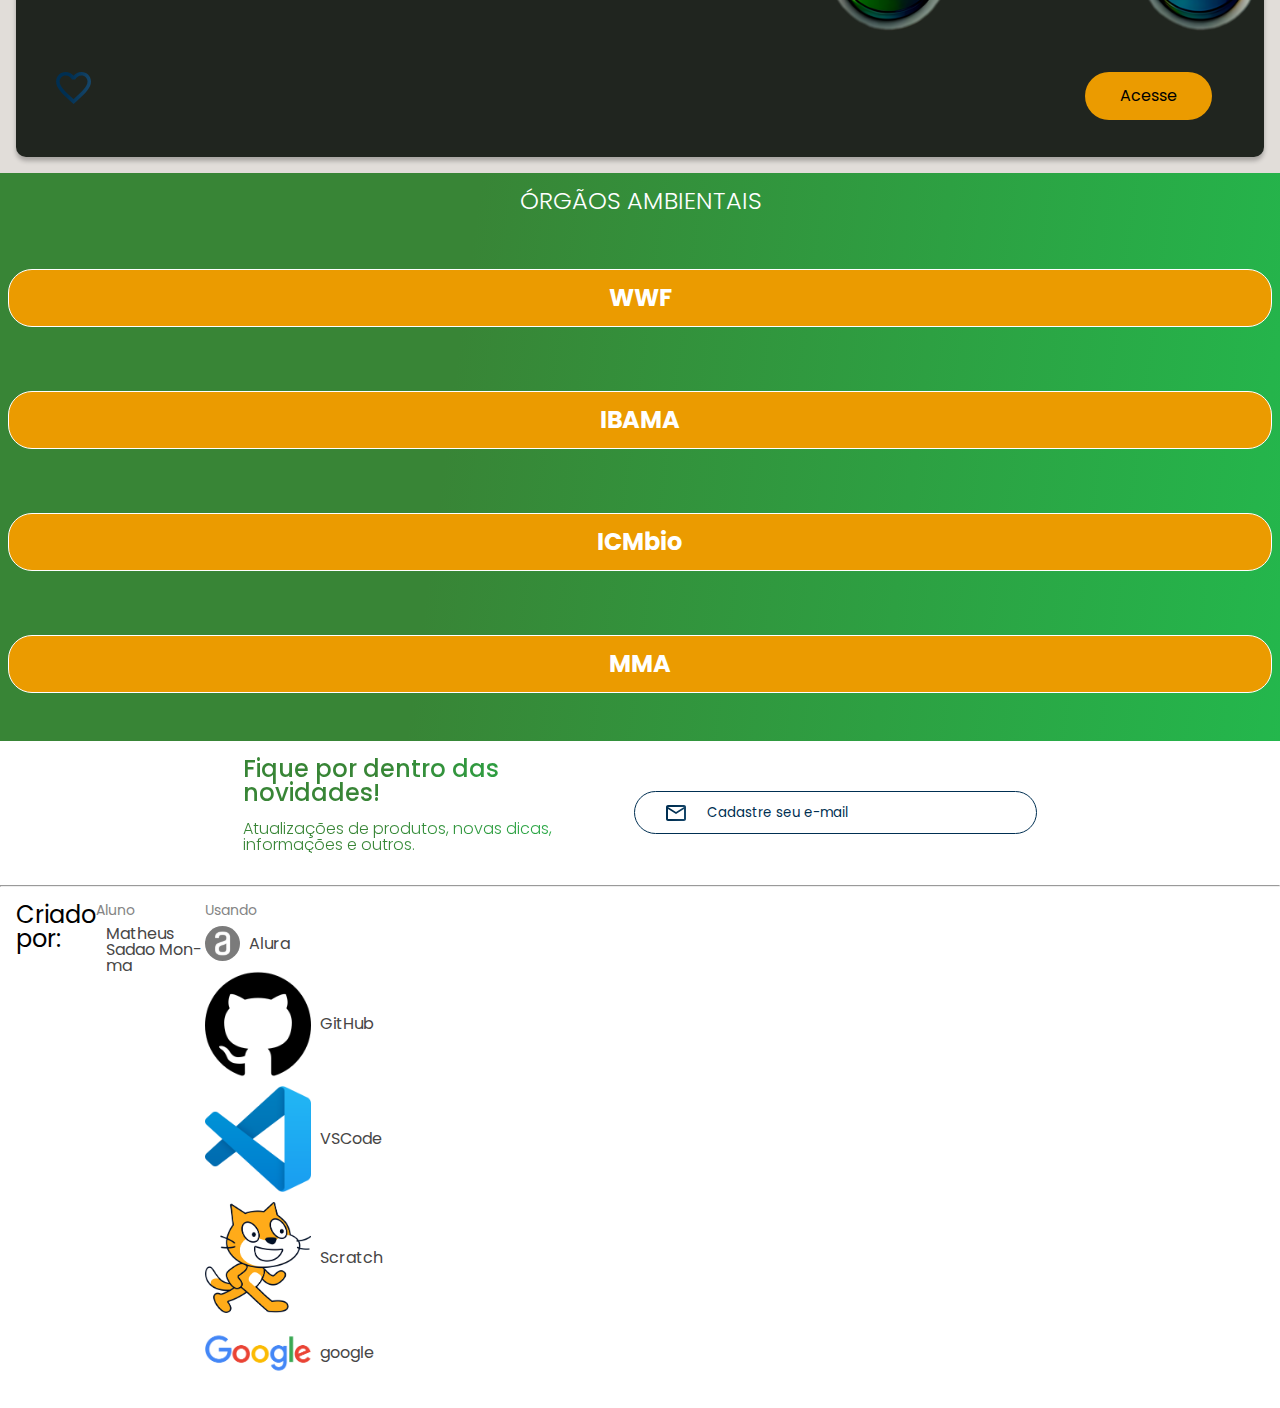
<file: Meus projetos/Projeto5/Agrinho-site/agrinho-concorrente/index.html>
<!DOCTYPE html>
<html>

<head>
  <meta charset="UTF-8">
  <meta name="viewport" content="width=device-width, initial-scale=1.0">
  <title>SimsouVerde</title>
  <link rel="stylesheet" href="reset.css">
  <link rel="preconnect" href="https://fonts.googleapis.com">
  <link rel="preconnect" href="https://fonts.gstatic.com" crossorigin>
  <link href="https://fonts.googleapis.com/css2?family=Poppins:wght@300;400;500;700&display=swap" rel="stylesheet">
  <link href="https://fonts.googleapis.com/css?family=Josefin+Sans:wght@400;700&display=swap" rel="stylesheet">
  <link rel="stylesheet" href="https://cdn.jsdelivr.net/npm/swiper@11/swiper-bundle.min.css" />
  <link rel="stylesheet" href="styles.css">
</head>

<body>
  <header class="cabeçalho">
    <div class="container">
      <input type="checkbox" id="menu" class="container__botao">
      <label for="menu" class="container__rotulo">
        <span class="cabeçalho__menu-hamburguer container__imagem"></span>
      </label>
      <ul class="lista-menu">
        <li class="lista-menu__titulo">Mais sobre</li>
        <li class="lista-menu__item">
          <a href="https://www.google.com/search?q=biotecnologia+verde&sca_esv=f4697666ae837dc6&ei=vGyyZpKxNezX5OUP4o73yAM&ved=0ahUKEwiS_9PdgOGHAxXsK7kGHWLHHTkQ4dUDCBE&uact=5&oq=biotecnologia+verde&gs_lp=[base64]&sclient=gws-wiz-serp" class="lista-menu__link">Biotecnologia verde</a>
        </li>
        <li class="lista-menu__item">
          <a href="https://www.wwf.org.br/participe/porque_participar/sustentabilidade/" class="lista-menu__link">Sustentabilidade</a>
        </li>
        <li class="lista-menu__item">
          <a href="https://unisatc.com.br/quais-sao-os-orgaos-ambientais-e-suas-funcoes/#:~:text=%C3%93rg%C3%A3os%20executores%20%E2%80%93%20Instituto%20Brasileiro%20de,ao%20uso%20dos%20recursos%20naturais." class="lista-menu__link">Orgãos responsáveis</a>
        </li>
        <li class="lista-menu__item">
          <a href="https://www.google.com/search?sca_esv=f4697666ae837dc6&q=produtos+sustent%C3%A1veis&tbm=shop&source=lnms&fbs=[base64]&ved=1t:200715&ictx=111&biw=1536&bih=747&dpr=1.25" class="lista-menu__link">Produtos verde</a>
        </li>
        <li class="lista-menu__item">
          <a href="https://www.portalinsights.com.br/perguntas-frequentes/quais-sao-os-5-grandes-desafios-da-sustentabilidade#:~:text=Quais%20s%C3%A3o%20os%20grandes%20desafios,ao%20modo%20de%20produ%C3%A7%C3%A3o%20capitalista." class="lista-menu__link">Problemas</a>
        </li>
      </ul>
      <img src="img/logo.arvore.png" alt="Logo da Simsouverde" class="container__imagem">
      <h1 class="container__titulo"><b class="container__titulo--negrito">Sousim</b>Verde</h1>

      <ul class="opções">
        <input type="checkbox" id="opções-menu" class="opções__botão" />
        <label for="opções-menu" class="opções__rotulo">
          <li class="opções__item">Mais sobre</li>
        </label>

        <ul class="lista-menu">
          <li class="lista-menu__item">
            <a href="https://www.google.com/search?q=biotecnologia+verde&sca_esv=f4697666ae837dc6&ei=vGyyZpKxNezX5OUP4o73yAM&ved=0ahUKEwiS_9PdgOGHAxXsK7kGHWLHHTkQ4dUDCBE&uact=5&oq=biotecnologia+verde&gs_lp=[base64]&sclient=gws-wiz-serp" class="lista-menu__link">Biotecnologia verde</a>
          </li>
          <li class="lista-menu__item">
            <a href="https://www.wwf.org.br/participe/porque_participar/sustentabilidade/" class="lista-menu__link">Sustentabilidade</a>
          </li>
          <li class="lista-menu__item">
            <a href="https://unisatc.com.br/quais-sao-os-orgaos-ambientais-e-suas-funcoes/#:~:text=%C3%93rg%C3%A3os%20executores%20%E2%80%93%20Instituto%20Brasileiro%20de,ao%20uso%20dos%20recursos%20naturais." class="lista-menu__link">Orgãos responsáveis</a>
          </li>
          <li class="lista-menu__item">
            <a href="https://www.google.com/search?sca_esv=f4697666ae837dc6&q=produtos+sustent%C3%A1veis&tbm=shop&source=lnms&fbs=[base64]&ved=1t:200715&ictx=111&biw=1536&bih=747&dpr=1.25" class="lista-menu__link">Produtos verde</a>
          </li>
          <li class="lista-menu__item">
            <a href="https://www.portalinsights.com.br/perguntas-frequentes/quais-sao-os-5-grandes-desafios-da-sustentabilidade#:~:text=Quais%20s%C3%A3o%20os%20grandes%20desafios,ao%20modo%20de%20produ%C3%A7%C3%A3o%20capitalista." class="lista-menu__link">Problemas</a>
          </li>
        </ul>
      </ul>

    </div>
  </header>

  <section class="banner">
    <h2 class="banner__titulo">Quer saber mais sobre?</h2>
    <p class="banner__texto">Tire suas dúvidas aqui sobre sustentabilidade!</p>
    <input type="search" class="banner__pesquisa" placeholder="Qual sua dúvida?">
  </section>

  <section class="carrossel">
    <h2 class="carrossel__titulo">Tipos de sustentabilidade</h2>


    <div class="carrossel__container">
      <!-- Slider main container -->
      <div class="swiper">

        <div class="swiper-pagination"></div>
        <!-- Additional required wrapper -->
        <div class="swiper-wrapper">
          <!-- Slides -->
          <div class="swiper-slide"><img src="img/Sustentabilidade.social.jpg"
              alt="social"  class="img_carrosel1"></div>
          <div class="swiper-slide"><img src="img/Sustentabilidade.ambiental.jpg"
              alt="ambiental"  class="img_carrosel"></div>
          <div class="swiper-slide"><img src="img/Sustentabilidade+.económica.jpg" alt="economicas"  class="img_carrosel1">
          </div>
          <div class="swiper-slide">
            <img src="img/sustentabilidade.empresarial.png" alt="Empresarial"  class="img_carrosel"/>
          </div>
          <div class="swiper-slide">
            <img src="img/tripé_sustentabilidade.png" alt="Tripé" class="img_carrosel2" />
          </div>
        </div>

        <!-- If we need navigation buttons -->
        <div class="swiper-button-prev"></div>
        <div class="swiper-button-next"></div>

      </div>

      <div class="card">
        <div class="card__descrição">
          <div class="descrição">
            <h3 class="descrição__titulo">Afinal, o que é sustentabilidade?</h3>
            <p class="descrição__texto">
              "Refere-se ao princípio da busca pelo equilíbrio entre a disponibilidade dos recursos naturais e a exploração deles por parte da sociedade. Ou seja, visa a equilibrar a preservação do meio ambiente e o que ele pode oferecer em consonância com a qualidade de vida da população."
            </p>
          </div>
          <img src="img/lamp.verde.jpg" class="descrição__imagem" />
        </div>
            </li>
          </ul>
          <a href="#" class="botão_ancora" style="
            background-color: var(--laranja);
            color: var(--white);
            text-decoration: none;
            border-radius: 24px;
            padding: 1em 2.2em;
            font-weight: 700;
            margin:0 20px 5px 0;
            "
            >Saiba Mais 
          </a>
        </div>
      </div>
    </div>

  </section>

      <div class="card">
        <!-- 1º linha -->
        <div class="card__descrição2">
          <!-- 1º coluna -->
          <div class="descrição">
            <img src="img/controle-de-video-game.png" alt="créditos:adriansyah" class="ícone_jogo">
            <h3 class="descrição__titulo">SE DIVIRTA!</h3>
            
            <p class="descrição__texto">Vários microjogos educacionais sobre a importância da sustentabilidade!
            Explore os projetos das pessoas que fizeram um no scratch e descubra novas informações enquanto se diverte!
            </p>
          </div>
          <!-- 2º coluna -->
          <img src="img/controles-games.png" class="descrição_imagem"style="
          height: 300px;
          margin: 110px -30px;">
        </div>

        <!-- 2º linha -->
        <div class="card__botões">
          <!-- 1º coluna -->
          <ul class="botões">
            <li class="botões__item"><img src="img/Favoritos.svg" alt="Favoritar livro"></li>
          </ul>
          <!-- 2º coluna -->
          <a href="https://scratch.mit.edu/search/projects?q=ambiental" class="botões__acesse"style="
          background-color: var(--laranja);
          color: var(--white);
          text-decoration: none;
          border-radius: 24px;
          padding: 1em 2.2em;
          font-wheight: 700;
          margin:0 20px 5px 0;
          ">Acesse</a>
        </div>
      </div>
    </div>


  </section>

  <section class="tópicos">
    <h2 class="tópicos__titulo">ÓRGÃOS AMBIENTAIS</h2>
    <ul class="tópicos__lista">
      <li class="tópicos__item"><a href="#" class="tópicos__link">WWF</a></li>
      <li class="tópicos__item">
        <a href="#" class="tópicos__link">IBAMA</a>
      </li>
      <li class="tópicos__item">
        <a href="#" class="tópicos__link">ICMbio</a>
      </li>
      <li class="tópicos__item">
        <a href="#" class="tópicos__link">MMA</a>
      </li>
      </li>
    </ul>
  </section>

  <section class="contato">
    <div class="contato__descrição">
      <h2 class="contato__titulo">Fique por dentro das novidades!</h2>
      <p class="contato__texto">
        Atualizações de produtos, novas dicas, informações e outros.
      </p>
    </div>
    <input type="email" placeholder="        Cadastre seu e-mail" class="contato__email">
  </section>

  <hr />

  <footer class="rodapé">
    <h2 class="rodapé__titulo">Criado por:</h2>
    <ul class="lista-rodapé">
      <li class="lista-rodapé__titulo">Aluno</li>
      <li class="lista-rodapé__item">
        <a href="#" class="lista-rodapé__link">Matheus Sadao Mon-ma</a>
      </li>
      </li>
    </ul>

    <ul class="lista-rodapé">
      <li class="lista-rodapé__titulo">Usando</li>
      <li class="lista-rodapé__item">
        <img src="img/Alura.svg" alt="Logo da Alura" />
        <a href="#" class="lista-rodapé__link">Alura</a>
      
      <li class="lista-rodapé__item">
        <img src="img/github_logo.png" alt="Logo da AluraParaEmpresas" class="img-rodapé" />
        <a href="#" class="lista-rodapé__link">GitHub</a>
      </li>
      <li class="lista-rodapé__item">
        <img src="img/VSCode_logo.png" alt="Logo da Alura Latam" class="img_rodapé1" style="width:10%;"/>
        <a href="#" class="lista-rodapé__link">VSCode</a>
      </li>
      <li class="lista-rodapé__item">
        <img src="img/scratch-cat-logo.png" alt="Logo da Alura START"class="img-rodapé" />
        <a href="#" class="lista-rodapé__link">Scratch</a>
      </li>
      <li class="lista-rodapé__item">
        <img src="img/Google-Logo.png" alt="" class="img-rodapé"/>
        <a href="#" class="lista-rodapé__link">google</a>
      </li>
      </li>
    </ul>
  </footer>

  <script src="https://cdn.jsdelivr.net/npm/swiper@11/swiper-bundle.min.js"></script>
  <script>
    const swiper = new Swiper(".swiper", {
      spaceBetween: 10,
      slidesPerView: 3,
      pagination: {
        el: '.swiper-pagination',
        type: 'bullets',
      },
    });
  </script>
</body>

</html>
</file>
<file: style.css>
@import url('https://fonts.googleapis.com/css2?family=Chakra+Petch:ital,wght@0,300;0,400;0,500;0,600;0,700;1,300;1,400;1,500;1,600;1,700&display=swap');



:root {
    --cor-principal: #6E859F;
    --cor-secundaria: #284260;
    --cor-destaque: #ff6f00;
}

body {
    font-family: 'Chakra Petch', sans-serif;
    color: var(--cor-principal);
}

h1, h2, h5 {
    color: var(--cor-secundaria);
    font-weight: 700;
}

.lead, .btn-link {
    color: var(--cor-destaque);
    font-weight: 700;
}

a, .btn-link:hover {
    color: var(--cor-principal)
}

a:hover{
    color: var(--cor-destaque);
}
</file>
<file: Meus projetos/Projeto1/site-criativo-alura-aula-6/style.css>
*{
    margin: 0;
    padding: 0;
}
body {
    font-family: 'Poppins', sans-serif;
}
.cabecalho {
    background-color: #424E61;
    color: white;
    display: flex;
    justify-content: space-around;
    align-items: center;
    padding: 24px 0;
}

.cabecalho-imagem{
    width: 10%;
}

.cabecalho-lista-item{
    display: inline-block;
    margin: 0 16px;
    font-size: 16px;
}

.escola-imagem{
    width: 25%;
}

.escola{
    background-image: linear-gradient(#424E61,#16CFF8);
    color:white;
    display: flex;
    justify-content: center;
    align-items: center;
    padding: 24px 0;
}

.escola-div-conteudo{
    width: 35%;
}


.escola-titulo{
    padding: 24px 0;
}

.estudante{
    padding: 24px 0;
}
.estudante-imagem{
    width: 120px;
}

.estudante-icone{
    width: 24px;
    padding: 4px 8px;
}

.estudante-div{
    text-align: center;
    padding: 16px 0;
}

.estudante-titulo{
    text-align: center;
    padding: 50px 0;
}

.estudante-todos{
    display: grid;
    grid-template-columns: 20% 20% 20% 20% 20%;
}

.rodape{
    background-color: black;
    text-align: center;
}

.rodape-imagem{
    height: 60px;
    padding: 12px 0;
   
}
</file>
<file: Meus projetos/Projeto2/flashcard-aula_10/assets/style.css>
:root {
    --text-color: #DBE4EF;
    --card-front-color: #cc1100;
    --card-back-color: #ff1803;
}

body {
    background: url('img/preto-e-ouro-vetor.jpg');
    font-family: Bai Jamjuree;
}

#container {
    display: flex; 
    flex-wrap: wrap;
    justify-content: space-between;
    padding: 4rem;
    gap: 3rem;
}

.cartao {
    margin: 1rem 1rem;
    height: 20rem;
    flex-grow: 1;
    flex-basis: calc(33% - 6rem);
}

.cartao__conteudo {
    background-color: var(--card-front-color);
    text-align: center;
    /* background-color: aquamarine; */
    height: 100%;
    transform-style: preserve-3d;
    transition: transform 300ms ease-in-out;
}

.cartao__conteudo h3 {
    color: var(--text-color);
    border: 1px solid var(--text-color);
    text-align: left;
    padding: 0.5rem;
    position: absolute;
    margin: 0.6rem;
    border-radius: 0.6rem;
    font-size: 1vw;
    backface-visibility: hidden;
}

.cartao__conteudo p {
    margin-top: 1rem;
    padding: 2rem;
    margin-top: 4rem;
    font-size: 1.4vw;
}

.cartao__conteudo__pergunta p {
    color: var(--text-color);
    font-weight: 500;
}

.cartao__conteudo__resposta p {
    color: var(--card-back-color);
    font-weight: 700;
}

.cartao.active .cartao__conteudo {
    transform: rotateY(180deg);
}

.cartao__conteudo__pergunta,
.cartao__conteudo__resposta {
    backface-visibility: hidden;
    position: absolute;
    height: 100%;
    width: 100%;
    box-sizing: border-box;
}

.cartao__conteudo__resposta {
    transform: rotateY(180deg);
    background-color: rgba(0, 244, 191, 0.2);
    border: 4px solid var(--card-back-color);
}

footer {
    background-color: black;
    color: white;
    position: fixed;
    bottom: 0;
    width: 100%;
    height: 2rem;
}

footer p {
    text-align: center;
    font-size: 0.6rem;
    margin-top: 0.5rem;
}

@media (max-width: 560px) {
    
    body {
        background: url('img/bg-mobile.webp'), no-repeat cover;
    }

    .cartao {
        flex: 1 0 calc(100% - 1rem)
    }

    .cartao__conteudo h3 {
        font-size: 3vw;
    }

    .cartao__conteudo p {
        font-size: 3.8vw;
    }
}
</file>
<file: Meus projetos/Projeto3/alura-plus-Aula-14/styles.css>
:root {
    --branco-principal: #FFFFFF;
    --cinza-secundario: #C0C0C0;
    --botao-azul: #167BF7;
    --cor-de-fundo: #00030C;
    --fonte-principal: 'Inter';
    --botao-azul-efeito: #3c92fa;
}

body {
    background-color: var(--cor-de-fundo);
    color: var(--branco-principal);
    font-family: var(--fonte-principal);
    font-size: 16px;
    font-weight: 400;
}

* {
    margin: 0;
    padding: 0;
}

.principal {
    background-image: url("img/Background.png");
    background-repeat: no-repeat;
    background-size: contain;
    align-items: center;
    text-align: center;
}

.container {
    height: 100vh;
    display: grid;
    grid-template-columns: 50% 50%;
}

.container__botao {
    background-color: var(--botao-azul);
    border-radius: 5px;
    padding: 1em;
    color: var(--branco-principal);
    display: block;
    text-decoration: none;
    margin-bottom: 1em;
}

.botao_secundario {
    background-color: transparent;
    border: 2px solid var(--branco-principal)
}

.container__aviso {
    font-size: 12px;
    color: var(--cinza-secundario);
}

.container__titulo {
    font-size: 28px;
    font-weight: 700;
}

.container__imagem {
    margin: 1em 0 2em 0;
    max-width:200px;
    max-height:150px;
    width: auto;
    height: auto; 
}

.container__caixa {
    margin: 0 6em;
}

.secundario__imagem {
    width: 80%;
}

.secundario {
    align-items: center;
    margin: 0 10em;
}

.descricao__titulo {
    font-weight: 700;
    font-size: 48px;
    color: var(--branco-principal);
    margin-bottom: 0.1em;
}

.descricao__texto {
    color: var(--cinza-secundario);
}

.secundario__botao {
    display: inline-block;
    margin-top: 1em;
}

.container__descricao {
    padding: 2em;
}

.dispositivos__lista {
    display: flex;
    justify-content: center;
    list-style-type: none;
    margin: 5em 0;
}

.dispositivos {
    text-align: center;
}

.dispositivos__titulo {
    font-size: 48px;
    color: var(--branco-principal);
}

.lista__item {
    font-size: 32px;
    color: var(--branco-principal);
}

.rodape {
    text-align: center;
    margin: 5em 3em;
}

.rodape__lista {
    display: flex;
    justify-content: center;
    list-style-type: none;
    margin-top: 1em;
}

.lista__link a{
    text-decoration: none;
    color: var(--branco-principal);
    margin-left: 1em;
}

.rodape__texto {
    margin: 1em 0;
    color: var(--cinza-secundario);
    font-size: 14px;
}

.lista__link a:hover {
    color: var(--botao-azul);
}

.lista__link a:active {
    color: purple;
}

.container__botao:hover {
    background-color: var(--botao-azul-efeito);
    color: var(--cor-de-fundo);
}
</file>
<file: Meus projetos/Projeto5/Agrinho-site/agrinho-concorrente/styles.css>
@import url("styles/header.css");
@import url("styles/banner.css");
@import url("styles/carrossel.css");
@import url("styles/topicos.css");
@import url("styles/contato.css");
@import url("styles/rodapé.css");


:root {
    --cor-de-fundo: #EBECEE;
    --branco: #FFFFFF;
    --laranja: #EB9B00;
    --azul-degrade: linear-gradient(97.54deg, #388536 35.49%, #0fea63 165.37%);
    --fonte-principal: "Poppins";
    --azul: #002F52;
    --fonte-secundario: "Josefin Sans";
    --preto: #000000;
    --cinza: #474646;
    --cinza-claro: #858585;
    --bege: #e1ddd9;
    --pretoverde: #20251f ;
    --verde: #239c50;
    --verdeescuro : #388536;
}

body {
    background-color: var(--bege);
    font-family: var(--fonte-principal);
    font-size: 16px;
    font-weight: 400;
}
</file>
